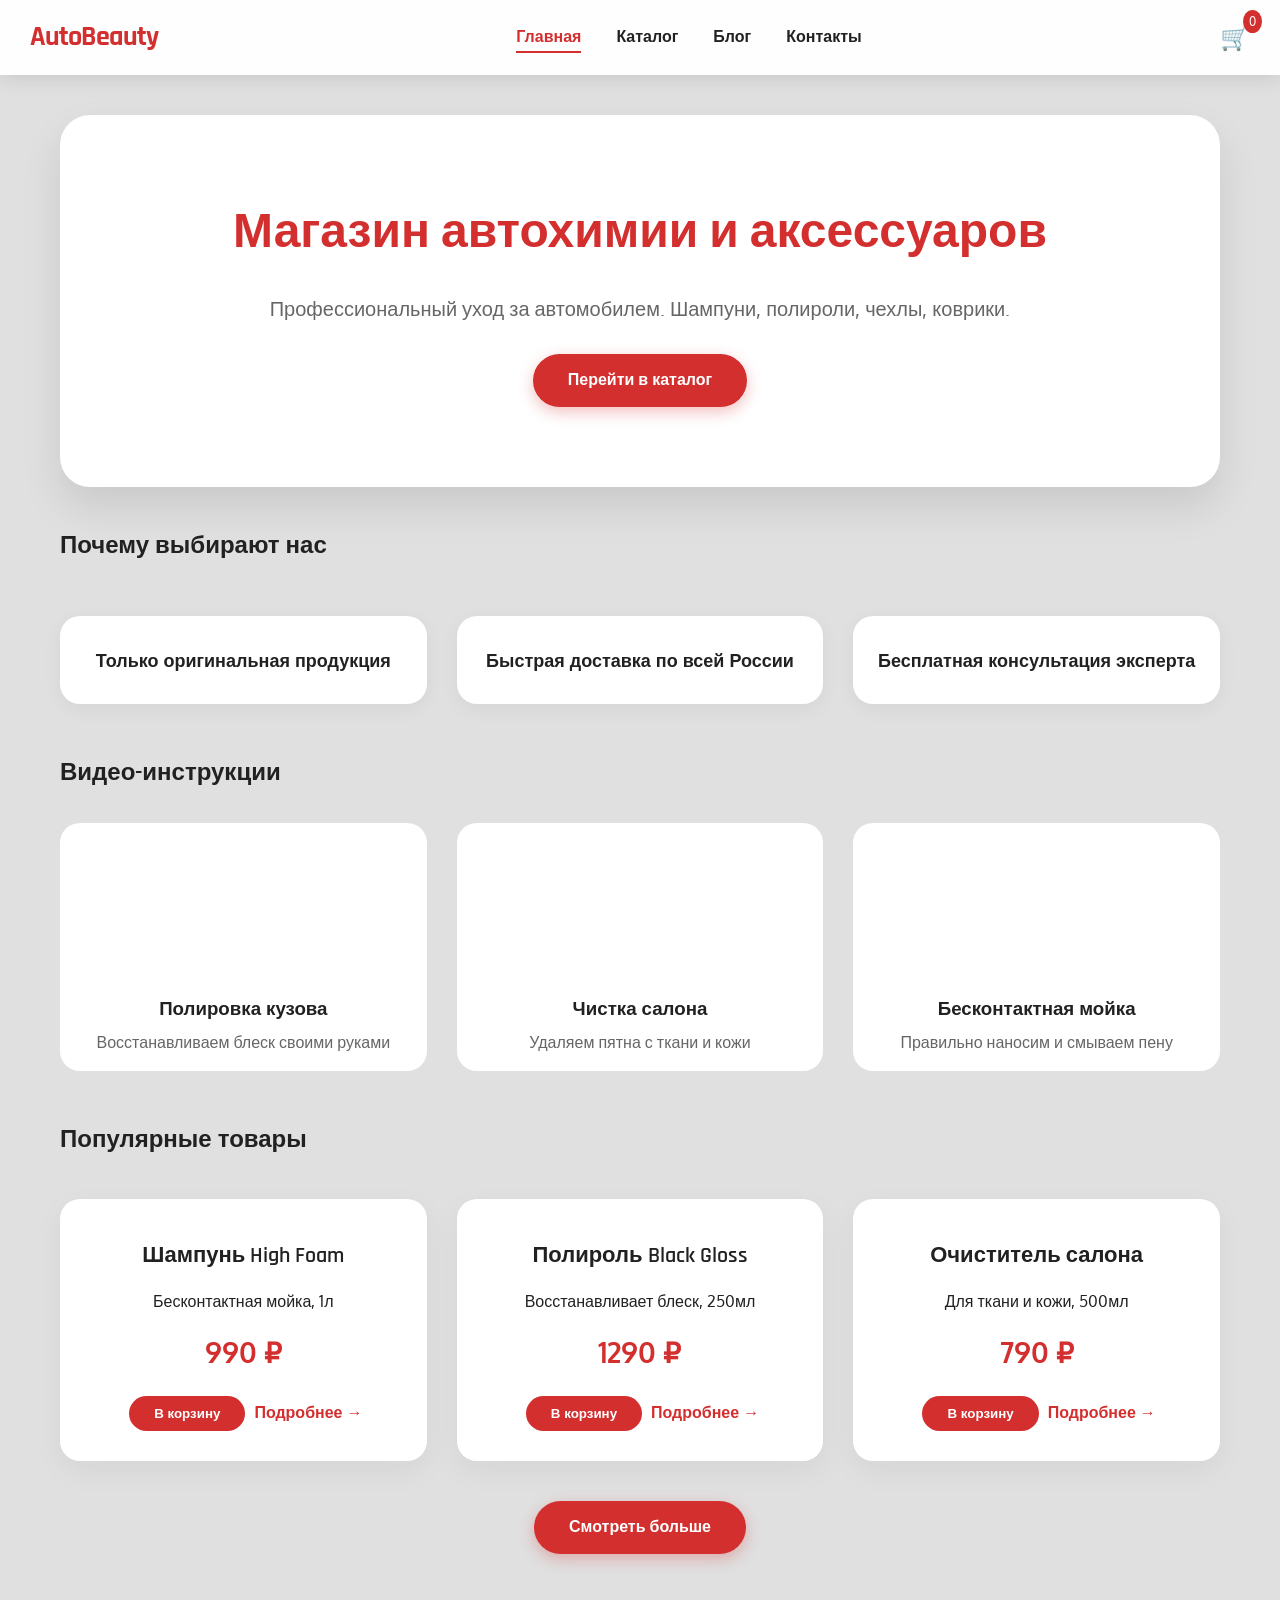
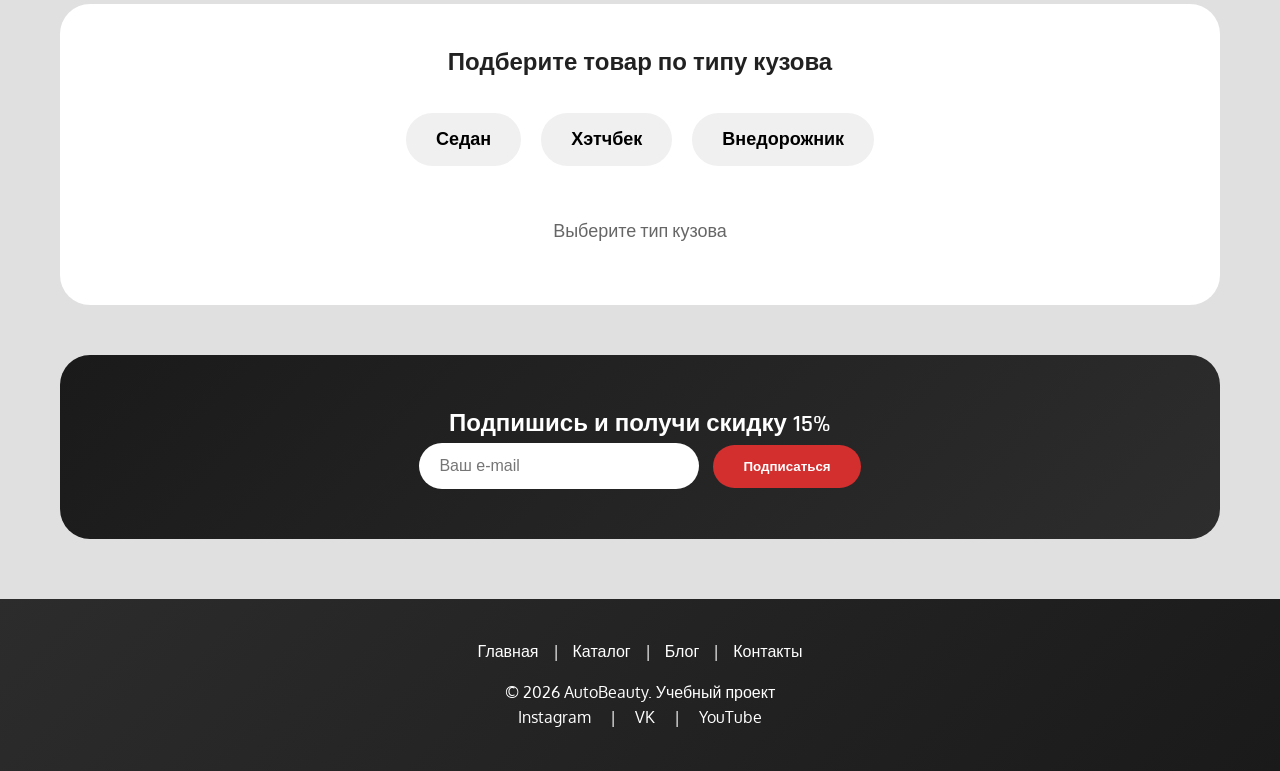
<file: index.html>
<!DOCTYPE html>
<html>
<head>
    <meta charset="UTF-8">
    <meta name="viewport" content="width=device-width, initial-scale=1.0">
    <title>AutoBeauty</title>
    <link rel="stylesheet" href="css/style.css">
</head>
<body>

<header>
    <div class="logo"><a href="index.html">AutoBeauty</a></div>
    <ul class="nav-menu">
        <li><a href="index.html" class="active">Главная</a></li>
        <li><a href="catalog.html">Каталог</a></li>
        <li><a href="blog.html">Блог</a></li>
        <li><a href="contacts.html">Контакты</a></li>
    </ul>
    <div class="cart-icon">
        🛒 <span class="cart-count">0</span>
    </div>
    <div class="burger">
        <span></span>
        <span></span>
        <span></span>
    </div>
</header>

<main>
    <div class="container">
     
        <section class="hero">
            <h1>Магазин автохимии и аксессуаров</h1>
            <p>Профессиональный уход за автомобилем. Шампуни, полироли, чехлы, коврики.</p>
            <a href="catalog.html" class="btn">Перейти в каталог</a>
        </section>

        <section>
            <h2>Почему выбирают нас</h2>
            <div class="advantages">
                <div class="advantage-item"> Только оригинальная продукция</div>
                <div class="advantage-item"> Быстрая доставка по всей России</div>
                <div class="advantage-item"> Бесплатная консультация эксперта</div>
            </div>
        </section>

        <section class="video-section">
            <h2>Видео-инструкции</h2>
            <div class="video-grid">
           
        <div class="video-card">
            <div class="video-wrapper">
                <iframe 
                    class="video-iframe"
                    src="https://rutube.ru/play/embed/07b5b0791f43f115874af180b16751a4/" 
                    frameborder="0"
                    allow="clipboard-write; autoplay" 
                    allowfullscreen>
                </iframe>
            </div>
            <h3>Полировка кузова</h3>
            <p>Восстанавливаем блеск своими руками</p>
        </div>
       
        <div class="video-card">
            <div class="video-wrapper">
                <iframe 
                    class="video-iframe"
                    src="https://rutube.ru/play/embed/a8620610a1be1b0cfba38b7c5c17f058/" 
                    frameborder="0"
                    allow="clipboard-write; autoplay" 
                    allowfullscreen>
                </iframe>
            </div>
            <h3>Чистка салона</h3>
            <p>Удаляем пятна с ткани и кожи</p>
        </div>

        <div class="video-card">
            <div class="video-wrapper">
                <iframe 
                    class="video-iframe"
                    src="https://rutube.ru/play/embed/9b477c5a2db91d2dbb211b8768bdd204/" 
                    frameborder="0"
                    allow="clipboard-write; autoplay" 
                    allowfullscreen>
                </iframe>
            </div>
            <h3>Бесконтактная мойка</h3>
            <p>Правильно наносим и смываем пену</p>
        </div>

        </div>
        </section>

        <section>
            <h2>Популярные товары</h2>
            <div class="card-grid" id="popular-products">
            </div>
            <div class="text-center">
                <a href="catalog.html" class="btn">Смотреть больше</a>
            </div>
        </section>

        <section class="body-selector">
            <h2>Подберите товар по типу кузова</h2>
            <div class="body-buttons">
                <button class="body-btn" data-body="sedan"> Седан</button>
                <button class="body-btn" data-body="hatchback"> Хэтчбек</button>
                <button class="body-btn" data-body="suv"> Внедорожник</button>
            </div>
            <div id="body-result" class="body-result">
                 Выберите тип кузова
            </div>
        </section>

        <section class="promo">
            <div class="promo-box">
                <h2>Подпишись и получи скидку 15%</h2>
                <input type="email" id="subscribe-email" placeholder="Ваш e-mail">
                <button id="subscribe-btn">Подписаться</button>
            </div>
        </section>
    </div>
</main>

<footer>
    <div class="footer-links">
        <a href="index.html">Главная</a> |
        <a href="catalog.html">Каталог</a> |
        <a href="blog.html">Блог</a> |
        <a href="contacts.html">Контакты</a>
    </div>
    <p>© <span id="current-year"></span> AutoBeauty. Учебный проект</p>
    <div class="social-icons">
        <a href="#"> Instagram</a> | 
        <a href="#"> VK</a> |
        <a href="#"> YouTube</a>
    </div>
</footer>

<div id="cart-modal" class="cart-modal">
    <div class="cart-modal-content">
        <span class="cart-close">&times;</span>
        <h2>Корзина</h2>
        <div id="cart-items-list"></div>
        <div class="cart-total">Итого: <span id="cart-total">0</span> ₽</div>
        <button id="clear-cart-btn" class="btn">Очистить корзину</button>
    </div>
</div>

<script src="js/script.js"></script>
</body>
</html>
</file>
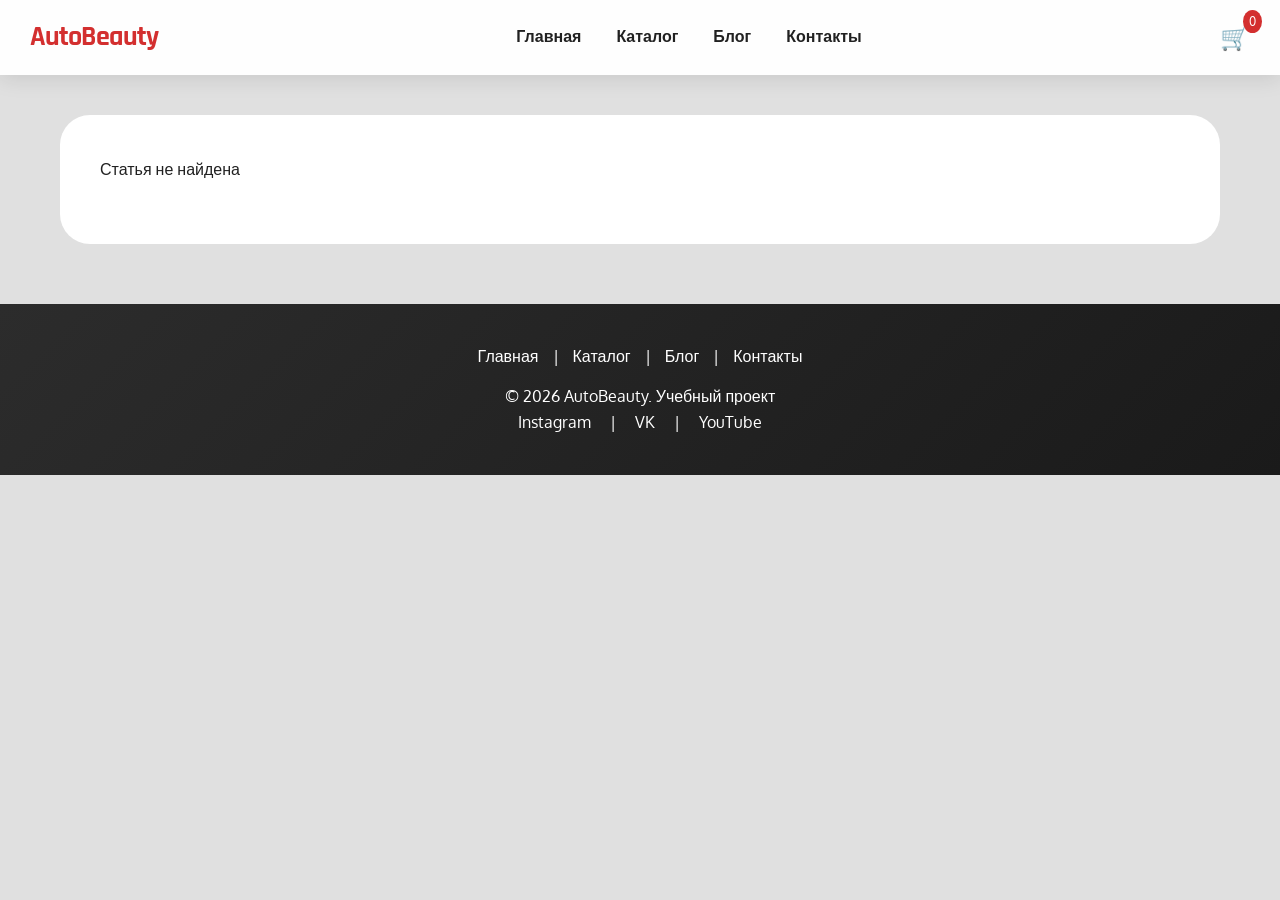
<file: article.html>
<!DOCTYPE html>
<html lang="ru">
<head>
    <meta charset="UTF-8">
    <meta name="viewport" content="width=device-width, initial-scale=1.0">
    <title>AutoBeauty</title>
    <link rel="stylesheet" href="css/style.css">
</head>
<body>

<header>
    <div class="logo"><a href="index.html">AutoBeauty</a></div>
    <ul class="nav-menu">
        <li><a href="index.html">Главная</a></li>
        <li><a href="catalog.html">Каталог</a></li>
        <li><a href="blog.html">Блог</a></li>
        <li><a href="contacts.html">Контакты</a></li>
    </ul>
    <div class="cart-icon">
        🛒 <span class="cart-count">0</span>
    </div>
    <div class="burger">
        <span></span>
        <span></span>
        <span></span>
    </div>
</header>

<main>
    <div class="container">
        <article class="article-page" id="article-content">
        </article>
    </div>
</main>

<footer>
    <div class="footer-links">
        <a href="index.html">Главная</a> |
        <a href="catalog.html">Каталог</a> |
        <a href="blog.html">Блог</a> |
        <a href="contacts.html">Контакты</a>
    </div>
    <p>© <span id="current-year"></span> AutoBeauty. Учебный проект</p>
    <div class="social-icons">
        <a href="#">Instagram</a> | 
        <a href="#">VK</a> |
        <a href="#">YouTube</a>
    </div>
</footer>

<div id="cart-modal" class="cart-modal">
    <div class="cart-modal-content">
        <span class="cart-close">&times;</span>
        <h2>Корзина</h2>
        <div id="cart-items-list"></div>
        <div class="cart-total">Итого: <span id="cart-total">0</span> ₽</div>
        <button id="clear-cart-btn" class="btn">Очистить корзину</button>
    </div>
</div>

<script src="js/script.js"></script>
</body>
</html>
</file>
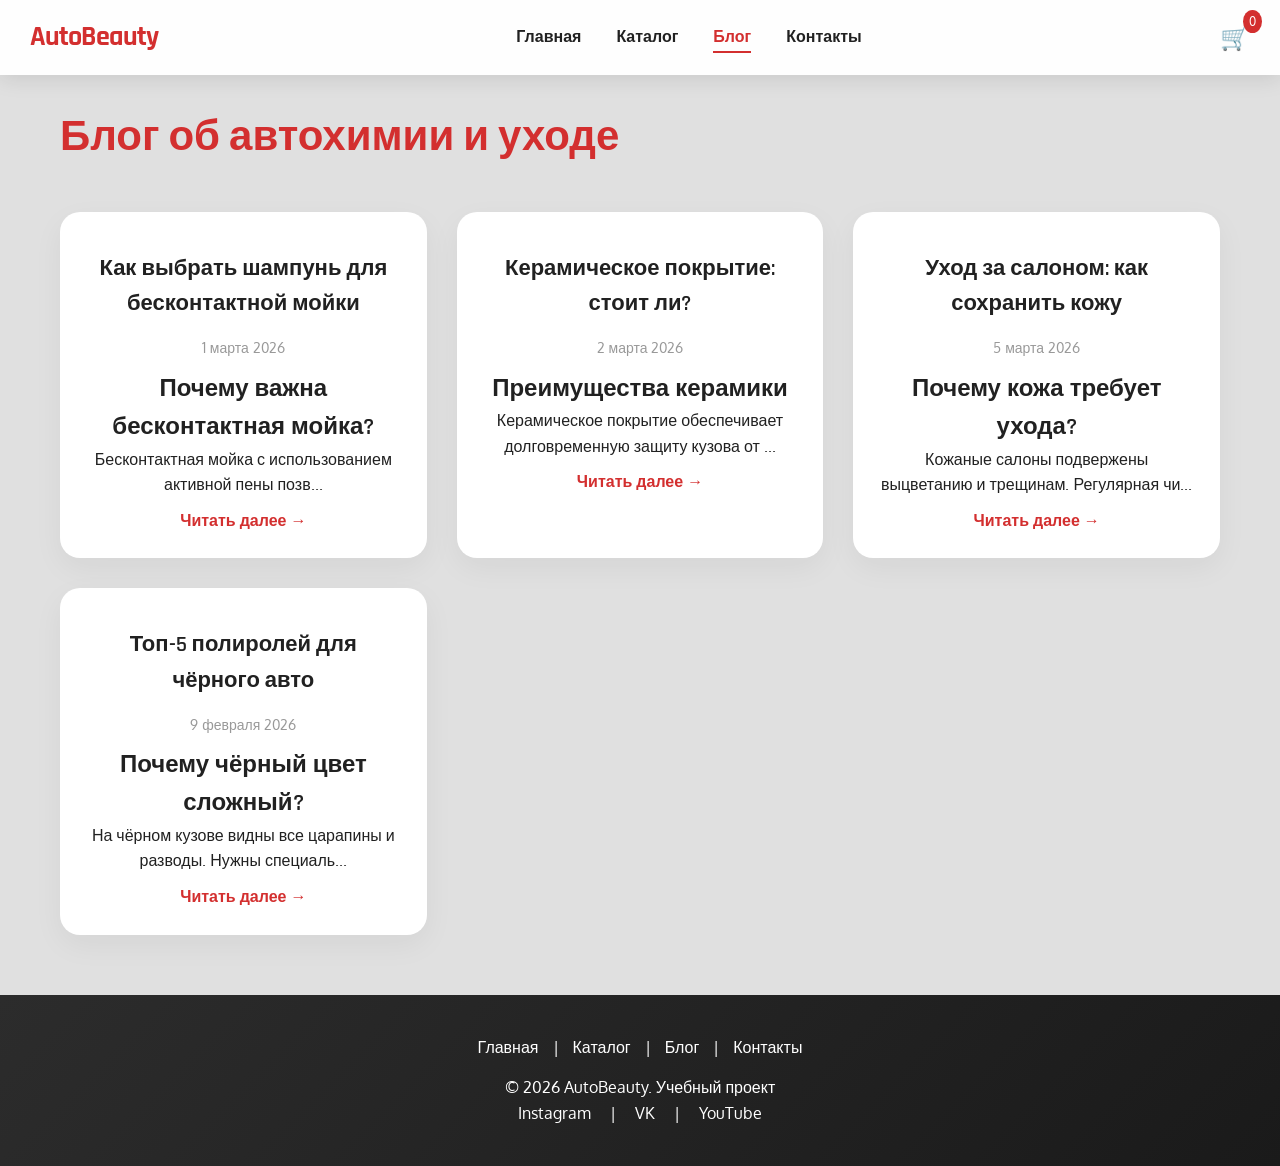
<file: blog.html>
<!DOCTYPE html>
<html lang="ru">
<head>
    <meta charset="UTF-8">
    <meta name="viewport" content="width=device-width, initial-scale=1.0">
    <title>Блог — AutoBeauty</title>
    <link rel="stylesheet" href="css/style.css">
</head>
<body>

<header>
    <div class="logo"><a href="index.html">AutoBeauty</a></div>
    <ul class="nav-menu">
        <li><a href="index.html">Главная</a></li>
        <li><a href="catalog.html">Каталог</a></li>
        <li><a href="blog.html" class="active">Блог</a></li>
        <li><a href="contacts.html">Контакты</a></li>
    </ul>
    <div class="cart-icon">
        🛒 <span class="cart-count">0</span>
    </div>
    <div class="burger">
        <span></span>
        <span></span>
        <span></span>
    </div>
</header>

<main>
    <div class="container">
        <h1 class="page-title">Блог об автохимии и уходе</h1>
        <div class="card-grid" id="blog-grid">
            <!-- Статьи будут добавлены через JS -->
        </div>
    </div>
</main>

<footer>
    <div class="footer-links">
        <a href="index.html">Главная</a> |
        <a href="catalog.html">Каталог</a> |
        <a href="blog.html">Блог</a> |
        <a href="contacts.html">Контакты</a>
    </div>
    <p>© <span id="current-year"></span> AutoBeauty. Учебный проект</p>
    <div class="social-icons">
        <a href="#">Instagram</a> | 
        <a href="#">VK</a> |
        <a href="#">YouTube</a>
    </div>
</footer>

<div id="cart-modal" class="cart-modal">
    <div class="cart-modal-content">
        <span class="cart-close">&times;</span>
        <h2>Корзина</h2>
        <div id="cart-items-list"></div>
        <div class="cart-total">Итого: <span id="cart-total">0</span> ₽</div>
        <button id="clear-cart-btn" class="btn">Очистить корзину</button>
    </div>
</div>

<script src="js/script.js"></script>
</body>
</html>
</file>
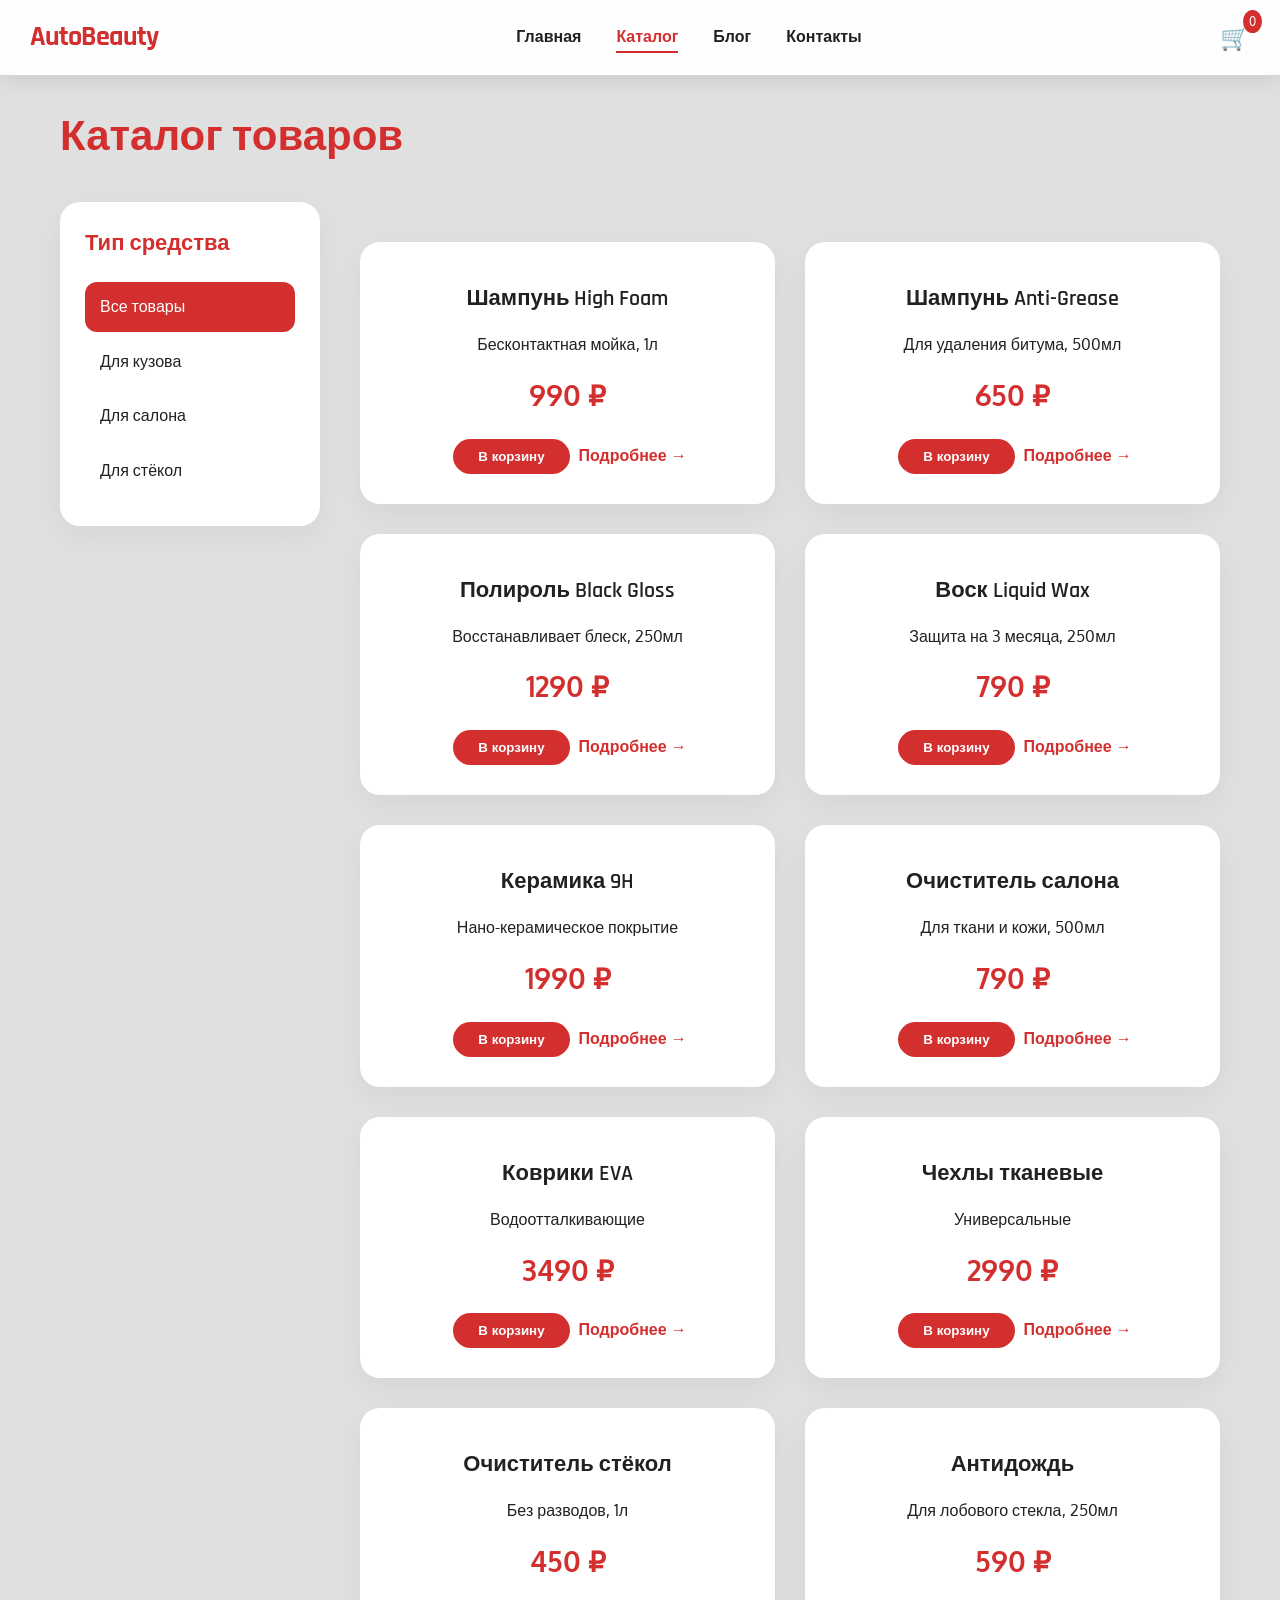
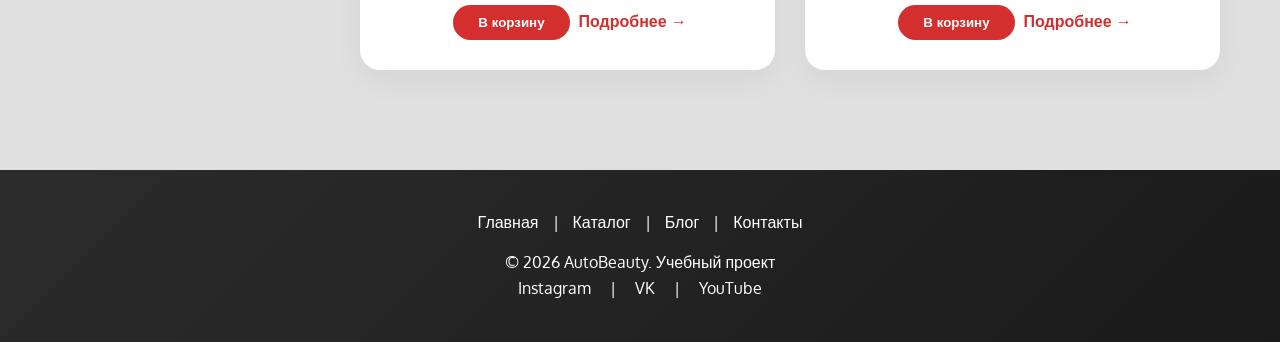
<file: catalog.html>
<!DOCTYPE html>
<html>
<head>
    <meta charset="UTF-8">
    <meta name="viewport" content="width=device-width, initial-scale=1.0">
    <title>КAutoBeauty</title>
    <link rel="stylesheet" href="css/style.css">
</head>
<body>

<header>
    <div class="logo"><a href="index.html">AutoBeauty</a></div>
    <ul class="nav-menu">
        <li><a href="index.html">Главная</a></li>
        <li><a href="catalog.html" class="active">Каталог</a></li>
        <li><a href="blog.html">Блог</a></li>
        <li><a href="contacts.html">Контакты</a></li>
    </ul>
    <div class="cart-icon">
        🛒 <span class="cart-count">0</span>
    </div>
    <div class="burger">
        <span></span>
        <span></span>
        <span></span>
    </div>
</header>

<main>
    <div class="container">
        <h1 class="page-title">Каталог товаров</h1>

        <div class="catalog-layout">
            <aside class="filter-sidebar">
                <h3>Тип средства</h3>
                <ul class="filter-list">
                    <li data-category="all" class="filter-active">Все товары</li>
                    <li data-category="body">Для кузова</li>
                    <li data-category="interior">Для салона</li>
                    <li data-category="glass">Для стёкол</li>
                </ul>
            </aside>
            <div class="card-grid" id="catalog-grid"></div>
        </div>
    </div>
</main>

<footer>
    <div class="footer-links">
        <a href="index.html">Главная</a> |
        <a href="catalog.html">Каталог</a> |
        <a href="blog.html">Блог</a> |
        <a href="contacts.html">Контакты</a>
    </div>
    <p>© <span id="current-year"></span> AutoBeauty. Учебный проект</p>
    <div class="social-icons">
        <a href="#">Instagram</a> | 
        <a href="#">VK</a> |
        <a href="#">YouTube</a>
    </div>
</footer>

<div id="cart-modal" class="cart-modal">
    <div class="cart-modal-content">
        <span class="cart-close">&times;</span>
        <h2>Корзина</h2>
        <div id="cart-items-list"></div>
        <div class="cart-total">Итого: <span id="cart-total">0</span> ₽</div>
        <button id="clear-cart-btn" class="btn">Очистить корзину</button>
    </div>
</div>

<script src="js/script.js"></script>
</body>
</html>
</file>
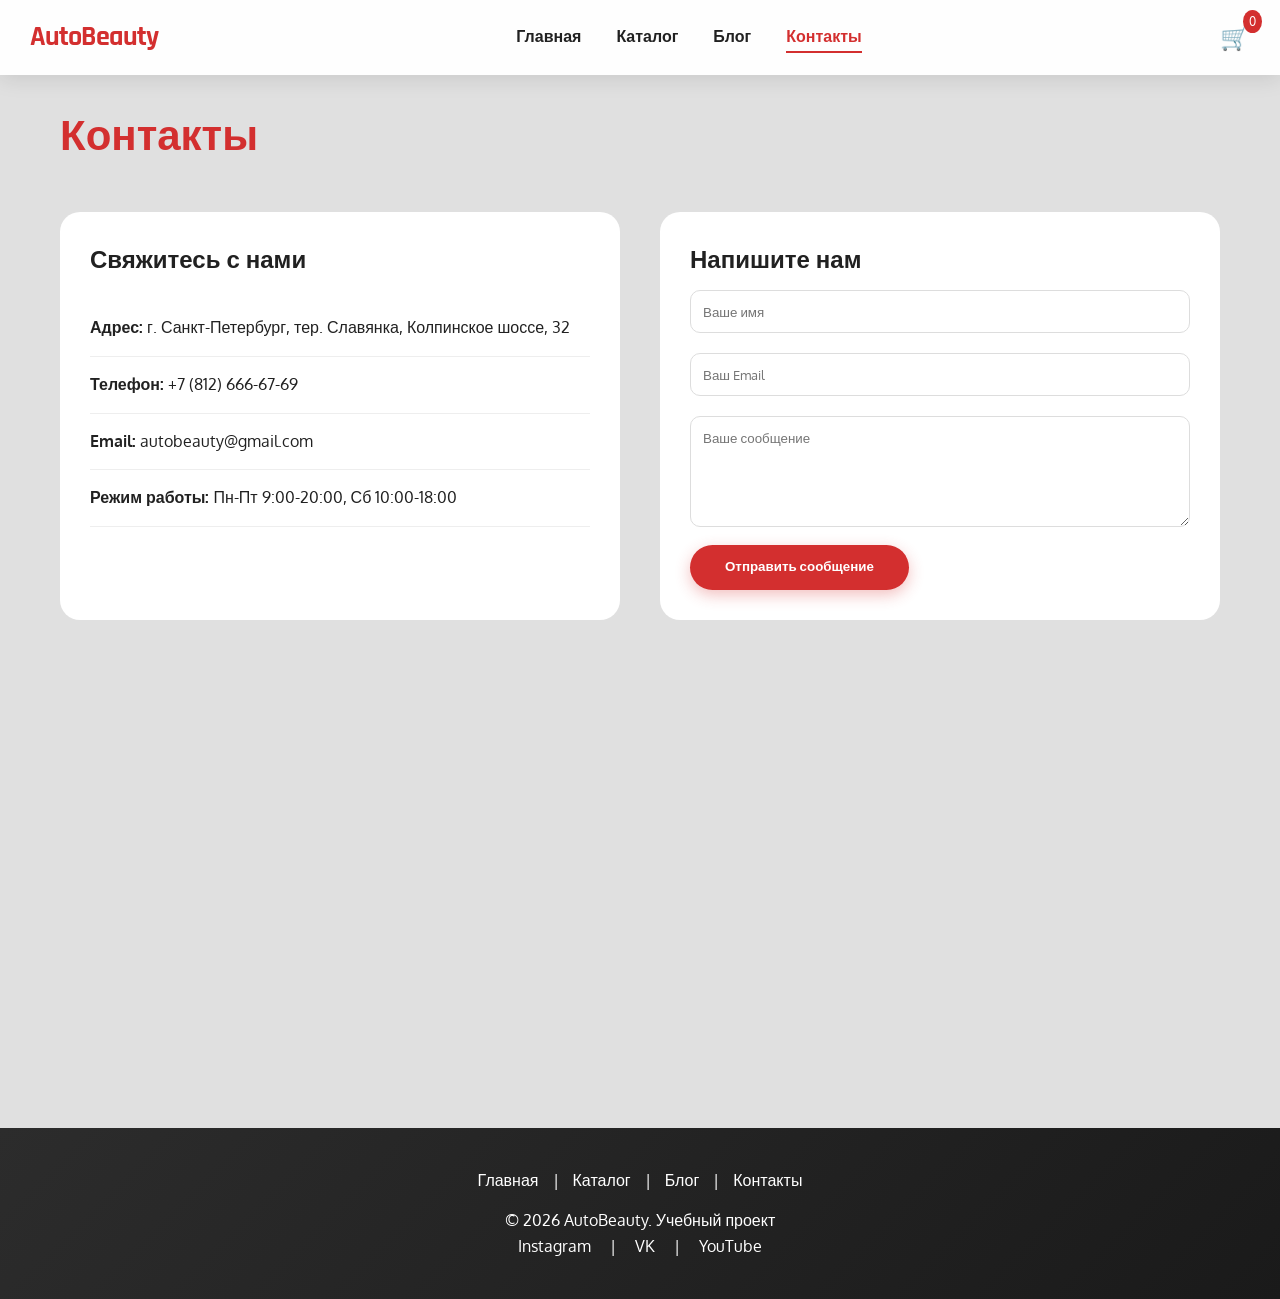
<file: contacts.html>
<!DOCTYPE html>
<html>
<head>
    <meta charset="UTF-8">
    <meta name="viewport" content="width=device-width, initial-scale=1.0">
    <title>Контакты — AutoBeauty</title>
    <link rel="stylesheet" href="css/style.css">
</head>
<body>

<header>
    <div class="logo"><a href="index.html">AutoBeauty</a></div>
    <ul class="nav-menu">
        <li><a href="index.html">Главная</a></li>
        <li><a href="catalog.html">Каталог</a></li>
        <li><a href="blog.html">Блог</a></li>
        <li><a href="contacts.html" class="active">Контакты</a></li>
    </ul>
    <div class="cart-icon">
        🛒 <span class="cart-count">0</span>
    </div>
    <div class="burger">
        <span></span>
        <span></span>
        <span></span>
    </div>
</header>

<main>
    <div class="container">
        <h1 class="page-title">Контакты</h1>

        <div class="contacts-grid">
            <div class="contacts-info">
                <h2>Свяжитесь с нами</h2>
                <ul class="contacts-list">
                    <li><strong>Адрес:</strong> г. Санкт-Петербург, тер. Славянка, Колпинское шоссе, 32</li>
                    <li><strong>Телефон:</strong> +7 (812) 666-67-69</li>
                    <li><strong>Email:</strong> autobeauty@gmail.com</li>
                    <li><strong>Режим работы:</strong> Пн-Пт 9:00-20:00, Сб 10:00-18:00</li>
                </ul>
            </div>

            <div class="contacts-form">
                <h2>Напишите нам</h2>
                <form id="feedback-form">
                    <input type="text" id="form-name" placeholder="Ваше имя" required>
                    <input type="email" id="form-email" placeholder="Ваш Email" required>
                    <textarea id="form-message" rows="5" placeholder="Ваше сообщение" required></textarea>
                    <button type="submit" class="btn">Отправить сообщение</button>
                </form>
            </div>
        </div>

<div class="map-container">
    <iframe 
        src="https://yandex.ru/map-widget/v1/?ll=30.471870,59.735763&z=17&pt=30.471870,59.735763,flag&l=map"
        width="100%" 
        height="400" 
        frameborder="0"
        allowfullscreen="true"
        style="border: 0; border-radius: 20px;">
    </iframe>
</div>
</main>

<footer>
    <div class="footer-links">
        <a href="index.html">Главная</a> |
        <a href="catalog.html">Каталог</a> |
        <a href="blog.html">Блог</a> |
        <a href="contacts.html">Контакты</a>
    </div>
    <p>© <span id="current-year"></span> AutoBeauty. Учебный проект</p>
    <div class="social-icons">
        <a href="#">Instagram</a> | 
        <a href="#">VK</a> |
        <a href="#">YouTube</a>
    </div>
</footer>

<div id="cart-modal" class="cart-modal">
    <div class="cart-modal-content">
        <span class="cart-close">&times;</span>
        <h2>Корзина</h2>
        <div id="cart-items-list"></div>
        <div class="cart-total">Итого: <span id="cart-total">0</span> ₽</div>
        <button id="clear-cart-btn" class="btn">Очистить корзину</button>
    </div>
</div>

<script src="js/script.js"></script>
</body>
</html>
</file>
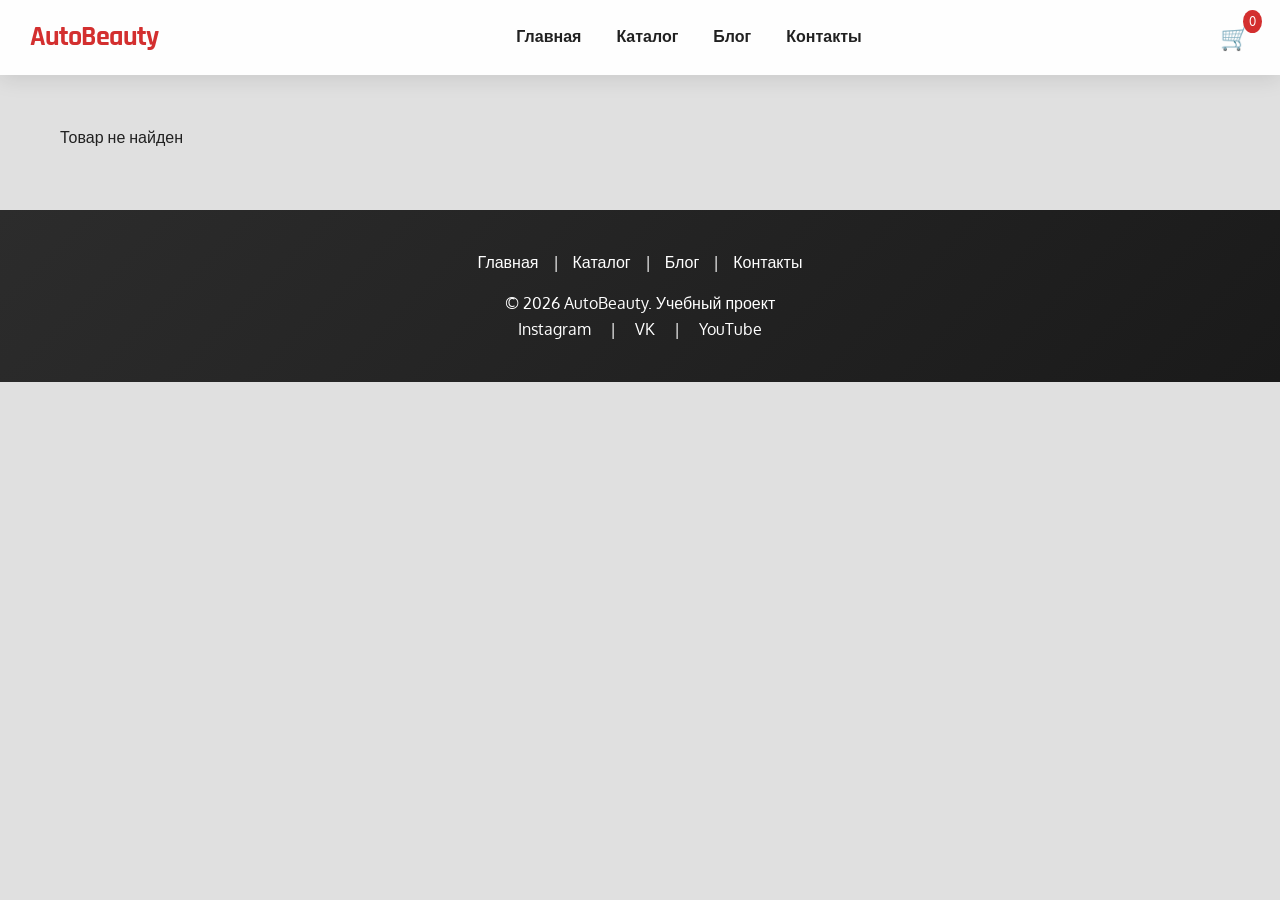
<file: product.html>
<!DOCTYPE html>
<html lang="ru">
<head>
    <meta charset="UTF-8">
    <meta name="viewport" content="width=device-width, initial-scale=1.0">
    <title>Товар — AutoBeauty</title>
    <link rel="stylesheet" href="css/style.css">
</head>
<body>

<header>
    <div class="logo"><a href="index.html">AutoBeauty</a></div>
    <ul class="nav-menu">
        <li><a href="index.html">Главная</a></li>
        <li><a href="catalog.html">Каталог</a></li>
        <li><a href="blog.html">Блог</a></li>
        <li><a href="contacts.html">Контакты</a></li>
    </ul>
    <div class="cart-icon">
        🛒 <span class="cart-count">0</span>
    </div>
    <div class="burger">
        <span></span>
        <span></span>
        <span></span>
    </div>
</header>

<main>
    <div class="container">
        <div class="product-detail" id="product-detail">
            <!-- Заполняется из JS -->
        </div>
    </div>
</main>

<footer>
    <div class="footer-links">
        <a href="index.html">Главная</a> |
        <a href="catalog.html">Каталог</a> |
        <a href="blog.html">Блог</a> |
        <a href="contacts.html">Контакты</a>
    </div>
    <p>© <span id="current-year"></span> AutoBeauty. Учебный проект</p>
    <div class="social-icons">
        <a href="#">Instagram</a> | 
        <a href="#">VK</a> |
        <a href="#">YouTube</a>
    </div>
</footer>

<div id="cart-modal" class="cart-modal">
    <div class="cart-modal-content">
        <span class="cart-close">&times;</span>
        <h2>Корзина</h2>
        <div id="cart-items-list"></div>
        <div class="cart-total">Итого: <span id="cart-total">0</span> ₽</div>
        <button id="clear-cart-btn" class="btn">Очистить корзину</button>
    </div>
</div>

<script src="js/script.js"></script>
</body>
</html>
</file>
<file: css/style.css>
@import url('https://fonts.googleapis.com/css2?family=Rajdhani:wght@400;500;600;700&family=Oxygen:wght@300;400;700&display=swap');

* {
    margin: 0;
    padding: 0;
    box-sizing: border-box;
}

html {
    scroll-behavior: smooth;
}

body {
    font-family: 'Oxygen', sans-serif;
    background: #E0E0E0;
    color: #212121;
    line-height: 1.6;
}

h1, h2, h3, h4, .logo a, .btn, .nav-menu a, .tab-btn {
    font-family: 'Rajdhani', sans-serif;
    font-weight: 600;
}

.container {
    max-width: 1200px;
    margin: 0 auto;
    padding: 0 20px;
}

/*ШАПКА*/
header {
    background: rgba(255, 255, 255, 0.95);
    backdrop-filter: blur(10px);
    padding: 15px 30px;
    display: flex;
    justify-content: space-between;
    align-items: center;
    position: sticky;
    top: 0;
    z-index: 1000;
    box-shadow: 0 4px 20px rgba(0,0,0,0.1);
    gap: 20px;
    flex-wrap: wrap;
}

.logo a {
    color: #D32F2F;
    text-decoration: none;
    font-size: 28px;
    font-weight: 700;
    letter-spacing: -1px;
    transition: 0.3s;
}

.logo a:hover {
    text-shadow: 0 0 10px rgba(211, 47, 47, 0.5);
}

.nav-menu {
    display: flex;
    gap: 35px;
    list-style: none;
}

.nav-menu a {
    text-decoration: none;
    color: #212121;
    font-weight: 600;
    transition: 0.3s;
    position: relative;
}

.nav-menu a:hover,
.nav-menu a.active {
    color: #D32F2F;
}

.nav-menu a::after {
    content: '';
    position: absolute;
    bottom: -5px;
    left: 0;
    width: 0%;
    height: 2px;
    background: #D32F2F;
    transition: 0.3s;
}

.nav-menu a:hover::after,
.nav-menu a.active::after {
    width: 100%;
}

.search-box input {
    padding: 8px 12px;
    border-radius: 30px;
    border: 1px solid #ccc;
    font-family: 'Oxygen', sans-serif;
    width: 200px;
}

.cart-icon {
    font-size: 24px;
    cursor: pointer;
    transition: 0.3s;
    position: relative;
}

.cart-icon:hover {
    transform: scale(1.1);
    color: #D32F2F;
}

.cart-count {
    background: #D32F2F;
    color: white;
    border-radius: 50%;
    padding: 2px 6px;
    font-size: 12px;
    position: absolute;
    top: -8px;
    right: -12px;
}

/* Бургер-меню */
.burger {
    display: none;
    flex-direction: column;
    cursor: pointer;
    gap: 5px;
}

.burger span {
    width: 25px;
    height: 3px;
    background: #212121;
    transition: 0.3s;
}

/*глав стр*/
.hero {
    text-align: center;
    padding: 80px 20px;
    background: white;
    border-radius: 30px;
    margin: 40px 0;
    box-shadow: 0 20px 40px rgba(0,0,0,0.1);
}

.hero h1 {
    font-size: 48px;
    font-weight: 700;
    color: #D32F2F;
    margin-bottom: 20px;
}

.hero p {
    font-size: 20px;
    color: #666;
    margin-bottom: 30px;
}

.advantages {
    display: flex;
    gap: 30px;
    margin: 50px 0;
}

.advantage-item {
    background: white;
    padding: 30px 20px;
    border-radius: 20px;
    flex: 1;
    text-align: center;
    font-size: 18px;
    font-weight: 600;
    transition: 0.4s;
    box-shadow: 0 5px 20px rgba(0,0,0,0.05);
}

.advantage-item:hover {
    transform: translateY(-10px);
    box-shadow: 0 20px 40px rgba(0,0,0,0.1);
}

.video-section {
    margin: 50px 0;
}

.video-grid {
    display: grid;
    grid-template-columns: repeat(3, 1fr);
    gap: 30px;
    margin-top: 30px;
}

.video-card {
    background: white;
    border-radius: 20px;
    overflow: hidden;
    text-align: center;
    transition: 0.3s;
}

.video-card:hover {
    transform: translateY(-5px);
    box-shadow: 0 15px 30px rgba(0,0,0,0.1);
}

.video-placeholder {
    background: linear-gradient(135deg, #333 0%, #555 100%);
    color: white;
    padding: 60px 20px;
    font-size: 48px;
}

.video-card h3 {
    padding: 15px 15px 5px;
}

.video-card p {
    padding: 0 15px 15px;
    color: #666;
}

.body-selector {
    background: white;
    padding: 40px;
    border-radius: 30px;
    text-align: center;
    margin: 50px 0;
}

.body-buttons {
    display: flex;
    gap: 20px;
    justify-content: center;
    margin: 30px 0;
}

.body-btn {
    background: #f0f0f0;
    border: none;
    padding: 15px 30px;
    border-radius: 50px;
    font-size: 18px;
    font-weight: 600;
    cursor: pointer;
    transition: 0.3s;
    font-family: 'Rajdhani', sans-serif;
}

.body-btn:hover {
    background: #D32F2F;
    color: white;
    transform: scale(1.05);
}

.body-result {
    font-size: 18px;
    color: #666;
    padding: 20px;
}

.promo-box {
    background: linear-gradient(135deg, #1a1a1a 0%, #2d2d2d 100%);
    color: white;
    padding: 50px;
    border-radius: 30px;
    text-align: center;
    margin: 50px 0;
}

#subscribe-email {
    padding: 14px 20px;
    width: 280px;
    border-radius: 50px;
    border: none;
    margin-right: 10px;
    font-size: 16px;
}

#subscribe-btn {
    background: #D32F2F;
    color: white;
    border: none;
    padding: 14px 30px;
    border-radius: 50px;
    cursor: pointer;
    font-weight: 600;
}

/*кнопки*/
.btn {
    background: #D32F2F;
    color: white;
    padding: 14px 35px;
    text-decoration: none;
    border-radius: 50px;
    display: inline-block;
    font-weight: 600;
    transition: 0.3s;
    border: none;
    cursor: pointer;
    box-shadow: 0 5px 15px rgba(211, 47, 47, 0.3);
}

.btn:hover {
    transform: translateY(-3px);
    box-shadow: 0 8px 25px rgba(211, 47, 47, 0.4);
}

.btn-link {
    display: inline-block;
    margin-top: 10px;
    color: #D32F2F;
    text-decoration: none;
    font-weight: 600;
    transition: 0.3s;
}

.btn-link:hover {
    color: #B71C1C;
    transform: translateX(5px);
}

.add-to-cart {
    background: #D32F2F;
    color: white;
    border: none;
    padding: 10px 25px;
    border-radius: 50px;
    cursor: pointer;
    font-weight: 600;
    transition: 0.3s;
    margin: 5px;
}

.add-to-cart:hover {
    transform: scale(1.05);
    box-shadow: 0 5px 15px rgba(211, 47, 47, 0.4);
}

.text-center {
    text-align: center;
}

/*сетка карточек */
.card-grid {
    display: grid;
    grid-template-columns: repeat(auto-fill, minmax(320px, 1fr));
    gap: 30px;
    margin: 40px 0;
}

.product-card, .blog-card {
    background: white;
    padding: 25px;
    border-radius: 20px;
    text-align: center;
    transition: 0.4s;
    box-shadow: 0 10px 30px rgba(0,0,0,0.05);
}

.product-card:hover, .blog-card:hover {
    transform: translateY(-10px) scale(1.02);
    box-shadow: 0 25px 40px rgba(0,0,0,0.15);
}

.product-card h3, .blog-card h3 {
    font-size: 22px;
    margin: 15px 0;
}

.price {
    font-size: 28px;
    font-weight: 700;
    color: #D32F2F;
    margin: 15px 0;
}

.blog-date {
    color: #999;
    font-size: 14px;
    margin-bottom: 10px;
}

.blog-image {
    font-size: 48px;
    margin-bottom: 15px;
}

.product-card.hidden {
    display: none;
}

/*каталог*/
.page-title {
    font-size: 42px;
    font-weight: 700;
    margin: 30px 0;
    color: #D32F2F;
}

.catalog-layout {
    display: grid;
    grid-template-columns: 260px 1fr;
    gap: 40px;
    margin: 30px 0;
}

.filter-sidebar {
    background: white;
    padding: 25px;
    border-radius: 20px;
    height: fit-content;
    box-shadow: 0 10px 30px rgba(0,0,0,0.05);
}

.filter-sidebar h3 {
    font-size: 22px;
    margin-bottom: 20px;
    color: #D32F2F;
}

.filter-list {
    list-style: none;
}

.filter-list li {
    padding: 12px 15px;
    cursor: pointer;
    border-radius: 12px;
    font-weight: 500;
    transition: 0.3s;
    margin-bottom: 5px;
}

.filter-list li:hover {
    background: #f0f0f0;
    transform: translateX(5px);
}

.filter-active {
    background: #D32F2F;
    color: white;
}

/*товар*/
.product-detail {
    display: grid;
    grid-template-columns: 1fr 1fr;
    gap: 50px;
    margin: 50px 0;
}

.product-image {
    background: linear-gradient(135deg, #f5f5f5 0%, #e0e0e0 100%);
    border-radius: 30px;
    padding: 40px;
    text-align: center;
    min-height: 400px;
    display: flex;
    align-items: center;
    justify-content: center;
}

.product-detail-img {
    width: 100%;
    max-width: 350px;
    height: auto;
    max-height: 350px;
    object-fit: contain;
    border-radius: 20px;
    display: block;
}

.image-placeholder {
    font-size: 80px;
    background: white;
    padding: 60px;
    border-radius: 20px;
    box-shadow: 0 10px 30px rgba(0,0,0,0.1);
    text-align: center;
    line-height: 1.3;
}

.product-info h1 {
    font-size: 36px;
    margin-bottom: 15px;
}

.product-short-desc {
    color: #666;
    font-size: 18px;
    margin-bottom: 20px;
}

.tabs {
    display: flex;
    gap: 10px;
    margin: 30px 0 20px;
    border-bottom: 2px solid #eee;
}

.tab-btn {
    background: none;
    border: none;
    padding: 12px 24px;
    font-size: 16px;
    font-weight: 600;
    cursor: pointer;
    color: #666;
    transition: 0.3s;
    border-radius: 30px 30px 0 0;
}

.tab-btn:hover {
    color: #D32F2F;
}

.tab-btn.active {
    color: #D32F2F;
    background: #f5f5f5;
    position: relative;
}

.tab-btn.active::after {
    content: '';
    position: absolute;
    bottom: -2px;
    left: 0;
    width: 100%;
    height: 3px;
    background: #D32F2F;
}

.tab-content {
    display: none;
    padding: 20px 0;
    animation: fadeIn 0.3s ease;
}

.tab-content.active {
    display: block;
}

@keyframes fadeIn {
    from { opacity: 0; transform: translateY(10px); }
    to { opacity: 1; transform: translateY(0); }
}

.specs-list {
    list-style: none;
    padding: 0;
}

.specs-list li {
    padding: 12px 0;
    border-bottom: 1px solid #eee;
}

.review {
    background: #f9f9f9;
    padding: 15px;
    border-radius: 15px;
    margin-bottom: 15px;
}

/*статья*/
.article-page {
    background: white;
    padding: 40px;
    border-radius: 30px;
    margin: 40px 0;
}

.article-meta {
    color: #999;
    margin: 20px 0;
    display: flex;
    gap: 30px;
}

.article-image {
    background: linear-gradient(135deg, #333 0%, #555 100%);
    color: white;
    padding: 80px;
    text-align: center;
    font-size: 32px;
    border-radius: 20px;
    margin: 30px 0;
}

.article-page h2 {
    margin: 30px 0 15px;
    color: #D32F2F;
}

.article-page p {
    margin-bottom: 20px;
    line-height: 1.8;
}

.related-articles {
    margin-top: 50px;
    padding-top: 30px;
    border-top: 1px solid #eee;
}

.related-articles ul {
    margin-top: 15px;
    padding-left: 20px;
}

.related-articles a {
    color: #D32F2F;
    text-decoration: none;
}

/*контакты*/
.contacts-grid {
    display: grid;
    grid-template-columns: 1fr 1fr;
    gap: 40px;
    margin: 40px 0;
}

.contacts-info, .contacts-form {
    background: white;
    padding: 30px;
    border-radius: 20px;
}

.contacts-list {
    list-style: none;
    margin-top: 20px;
}

.contacts-list li {
    padding: 15px 0;
    border-bottom: 1px solid #eee;
}

.contacts-form input,
.contacts-form textarea {
    width: 100%;
    padding: 12px;
    margin: 10px 0;
    border: 1px solid #ddd;
    border-radius: 10px;
    font-family: 'Oxygen', sans-serif;
}

.map-placeholder {
    background: #ccc;
    padding: 60px;
    text-align: center;
    border-radius: 20px;
    margin: 40px 0;
    font-size: 18px;
}

/*корзина*/
.cart-modal {
    display: none;
    position: fixed;
    z-index: 1001;
    left: 0;
    top: 0;
    width: 100%;
    height: 100%;
    background-color: rgba(0,0,0,0.5);
}

.cart-modal-content {
    background-color: white;
    margin: 10% auto;
    padding: 30px;
    border-radius: 30px;
    width: 90%;
    max-width: 500px;
    position: relative;
    max-height: 80vh;
    overflow-y: auto;
}

.cart-close {
    position: absolute;
    right: 20px;
    top: 15px;
    font-size: 28px;
    cursor: pointer;
}

.cart-item {
    display: flex;
    justify-content: space-between;
    align-items: center;
    padding: 10px 0;
    border-bottom: 1px solid #eee;
}

.cart-item a {
    color: #D32F2F;
    text-decoration: none;
}

.cart-item button {
    background: #ccc;
    border: none;
    padding: 5px 10px;
    border-radius: 20px;
    cursor: pointer;
}

.cart-total {
    font-size: 20px;
    font-weight: bold;
    margin: 20px 0;
    text-align: right;
}

/*подвал*/
footer {
    background: linear-gradient(135deg, #2c2c2c 0%, #1a1a1a 100%);
    color: white;
    text-align: center;
    padding: 40px;
    margin-top: 60px;
}

.footer-links {
    margin-bottom: 15px;
}

.footer-links a {
    color: white;
    text-decoration: none;
    margin: 0 10px;
}

.footer-links a:hover {
    color: #D32F2F;
}

.social-icons a {
    color: white;
    text-decoration: none;
    margin: 0 15px;
    transition: 0.3s;
    display: inline-block;
}

.social-icons a:hover {
    color: #D32F2F;
    transform: translateY(-3px);
}

/*адаптивность*/
@media (max-width: 768px) {
    .burger {
        display: flex;
    }
    
    .nav-menu {
        display: none;
        position: fixed;
        top: 70px;
        left: 0;
        width: 100%;
        background: white;
        flex-direction: column;
        padding: 30px;
        gap: 20px;
        box-shadow: 0 10px 20px rgba(0,0,0,0.1);
        z-index: 1000;
    }
    
    .nav-menu.active {
        display: flex;
    }
    
    .hero h1 {
        font-size: 32px;
    }
    
    .advantages, .video-grid, .body-buttons {
        flex-direction: column;
    }
    
    .card-grid {
        grid-template-columns: 1fr;
    }
    
    .catalog-layout {
        grid-template-columns: 1fr;
    }
    
    .filter-list {
        display: flex;
        flex-wrap: wrap;
        gap: 10px;
    }
    
    .filter-list li {
        display: inline-block;
        padding: 8px 16px;
    }
    
    .product-detail, .contacts-grid {
        grid-template-columns: 1fr;
        gap: 30px;
    }
    
    .product-info h1 {
        font-size: 28px;
    }
    
    .tab-btn {
        padding: 8px 16px;
        font-size: 14px;
    }
    
    .page-title {
        font-size: 32px;
    }
    
    #subscribe-email {
        width: 100%;
        margin-bottom: 10px;
    }
    
    .article-page {
        padding: 20px;
    }
    
    .article-image {
        padding: 40px;
        font-size: 20px;
    }
    
    .search-box input {
        width: 150px;
    }
    
/*картинки на моб*/
    .product-detail-img {
        max-width: 250px;
        max-height: 250px;
    }
    
    .image-placeholder {
        font-size: 60px;
        padding: 30px;
    }
}
</file>
